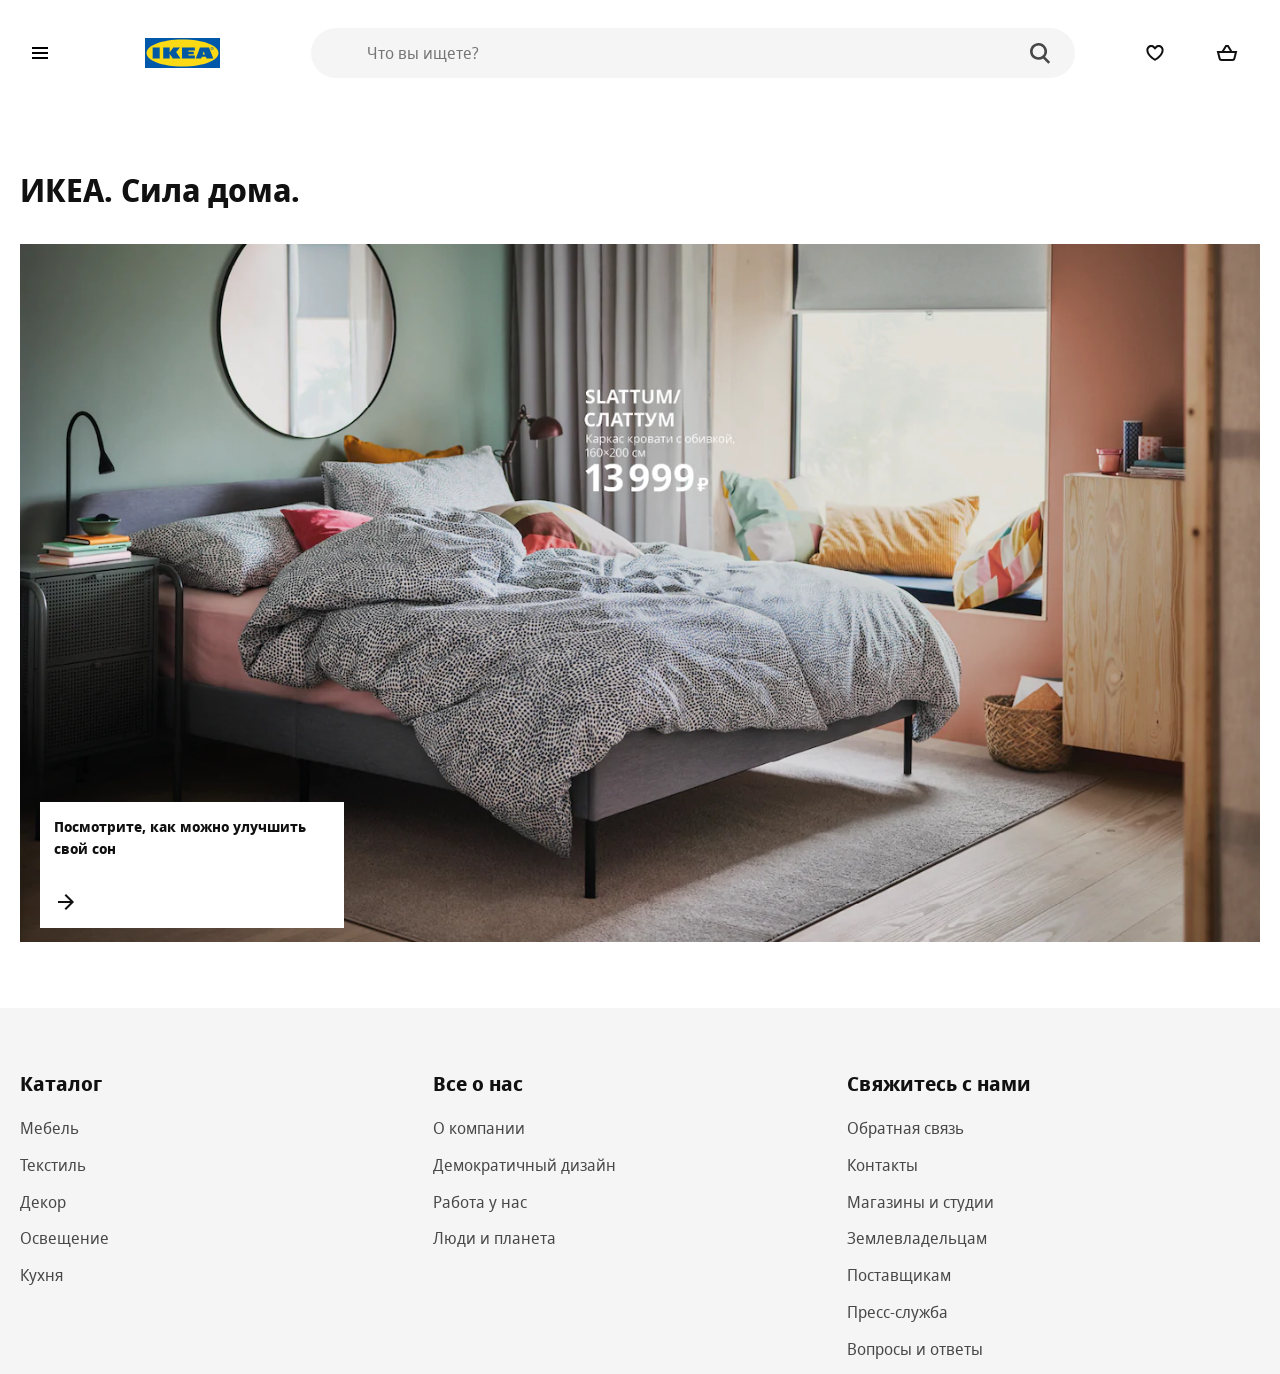
<file: index.html>
<!DOCTYPE html>
<html lang="en">
<head>
    <meta charset="UTF-8">
    <meta name="viewport"
          content="width=device-width, user-scalable=no, initial-scale=1.0, maximum-scale=1.0, minimum-scale=1.0">
    <meta http-equiv="X-UA-Compatible" content="ie=edge">
    <link rel="apple-touch-icon" sizes="180x180" href="favicon/apple-touch-icon.png">
    <link rel="icon" type="image/png" sizes="32x32" href="favicon/favicon-32x32.png">
    <link rel="icon" type="image/png" sizes="16x16" href="favicon/favicon-16x16.png">
    <link rel="mask-icon" href="favicon/safari-pinned-tab.svg" color="#0058ab">
    <meta name="msapplication-TileColor" content="#0058ab">
    <meta name="theme-color" content="#0058ab">
    <title>ИКЕА - официальный интернет-магазин мебели - IKEA</title>
    <link rel="stylesheet" href="styles/styles.css">

    <!-- <script src="script/generateHeader.js" defer></script>
    <script src="script/generateCatalog.js" defer></script>
    <script src="script/generateSubCatalog.js" defer></script>
    <script src="script/generateFooter.js" defer></script>
    <script src="script/main.js" defer></script> -->

    <script src="script/index.js" defer type="module"></script>
</head>

<body>

    <main>
        <div class="container">
            <h1 class="main-header">ИКЕА. Сила дома.</h1>
            <aside class="offer">
                <a href="card.html#idd059">
                    <picture>
                        <source srcset="image/b47e07ee97fd5f9bf030d258d462a945.webp" type="image/webp">
                        <img src="image/b47e07ee97fd5f9bf030d258d462a945.jpg" alt="СЛАТТУМ">
                    </picture>

                </a>
                <a class="offer-extra" href="goods.html?subcat=Кровати">
                    <p>Посмотрите, как можно улучшить свой сон</p>
                    <svg focusable="false" viewBox="0 0 24 24" class="offer-arrow" aria-hidden="true">
                        <path fill-rule="evenodd" clip-rule="evenodd"
                            d="M19.2937 12.7074L20.0008 12.0003L19.2938 11.2932L12.0008 3.99927L10.5865 5.41339L16.1727 11.0003H4V13.0003H16.1723L10.5855 18.5868L11.9996 20.0011L19.2937 12.7074Z"></path>
                    </svg>
                </a>
            </aside>
        </div>
    </main>

    <!-- <div class="overlay"></div> -->

</body>
</html>
</file>
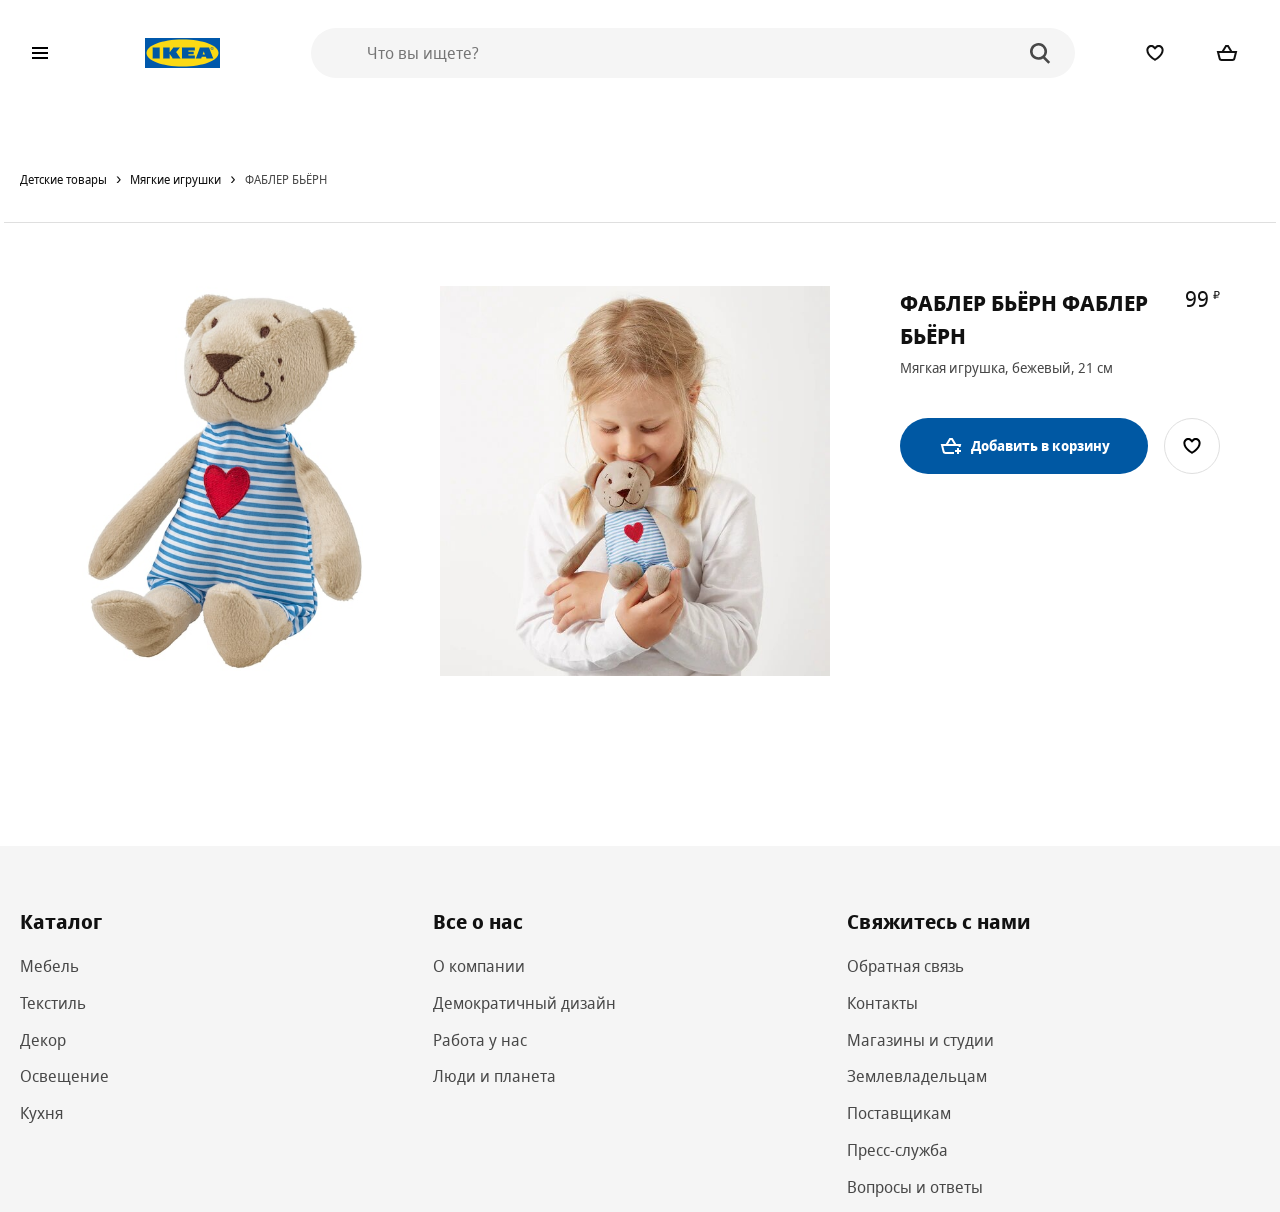
<file: card.html>
<!DOCTYPE html>
<html lang="en">
<head>
	<meta charset="UTF-8">
	<meta name="viewport" content="width=device-width, user-scalable=no, initial-scale=1.0, maximum-scale=1.0, minimum-scale=1.0">
	<meta http-equiv="X-UA-Compatible" content="ie=edge">
	<link rel="apple-touch-icon" sizes="180x180" href="favicon/apple-touch-icon.png">
	<link rel="icon" type="image/png" sizes="32x32" href="favicon/favicon-32x32.png">
	<link rel="icon" type="image/png" sizes="16x16" href="favicon/favicon-16x16.png">
	<link rel="mask-icon" href="favicon/safari-pinned-tab.svg" color="#0058ab">
	<meta name="msapplication-TileColor" content="#0058ab">
	<meta name="theme-color" content="#0058ab">
	<title>Детские игрушки - IKEA</title>
	<link rel="stylesheet" href="styles/styles.css">

    <script src="script/index.js" defer type="module"></script>
	
</head>
<body>
<main>
	<div class="container">
		<div class="breadcrumb">
			<nav role="navigation" aria-label="Breadcrumb" class="breadcrumb__nav">
				<ul class="breadcrumb__list">

					<li class="breadcrumb__list-item">
						<a href="goods.html?cat=Детские товары" class="breadcrumb__link"><span>Детские товары</span></a>
					</li>

					<li class="breadcrumb__list-item">
						<a href="goods.html?cat=Мягкие игрушки" class="breadcrumb__link"><span>Мягкие игрушки</span></a>
					</li>

					<li class="breadcrumb__list-item">
						<a href="#" class="breadcrumb__link"><span>ФАБЛЕР БЬЁРН</span></a>
					</li>

				</ul>
			</nav>
		</div>

		<div class="good wrapper">
			<div class="good-images">
				<div class="good-image__item">
					<img src="image/fabler-byorn-myagkaya-igrushka-bezhevyy__0710165_PE727396_S5.jpg" alt="">
				</div>
				<div class="good-image__item">
					<img src="image/fabler-byorn-myagkaya-igrushka-bezhevyy__0876865_PE611124_S5.jpg" alt="">
				</div>
			</div>
			<div class="good-item"> <!-- not-in-stock - нет в наличии-->
				<p class="good-item__new">Новинка</p>

				<div class="good-item__section">
					<div>
						<h2 class="good-item__header">ФАБЛЕР БЬЁРН ФАБЛЕР БЬЁРН</h2>
						<p class="good-item__description">Мягкая игрушка, бежевый, 21 см</p>

					</div>
					<p class="good-item__price">
						<span class="good-item__empty">Нет в наличии</span>
						<span class="good-item__price-value">99</span>
						<span class="good-item__currency">₽</span>
					</p>

				</div>
				<div class="good-item__buttons">
					<button type="button" class="btn btn-good" data-idd="idd001">
						<svg focusable="false" viewBox="0 0 24 24" class="btn-good-svg" aria-hidden="true">
							<path fill-rule="evenodd" clip-rule="evenodd" d="M10.4372 4H10.9993H12.0003H12.9996H13.5616L13.8538 4.48014L17.2112 9.99713H21H22.2806L21.9702 11.2396L21.5303 13H19.4688L19.7194 11.9971H4.28079L5.59143 17.2397C5.70272 17.6848 6.1027 17.9971 6.56157 17.9971H15V19.9971H6.56157C5.18496 19.9971 3.98502 19.0602 3.65114 17.7247L2.02987 11.2397L1.71924 9.99713H3.00002H6.78793L10.145 4.48017L10.4372 4ZM12.4375 6L14.87 9.99713H9.12911L11.5614 6H12.0003H12.4375ZM17.9961 16V14H19.9961V16H21.9961V18H19.9961V20H17.9961V18H15.9961V16H17.9961Z"></path>
						</svg>

						<span class="btn-good__label">Добавить в корзину</span>
					</button>
					<button type="button" class="btn btn-add-wishlist" data-idd="idd001">
						<svg focusable="false" viewBox="0 0 24 24" class="btn-add-wishlist__svg" aria-hidden="true">
							<path fill-rule="evenodd" clip-rule="evenodd" d="M12.336 5.52055C14.2336 3.62376 17.3096 3.62401 19.2069 5.52129C20.2067 6.52115 20.6796 7.85005 20.6259 9.15761C20.6151 12.2138 18.4184 14.8654 16.4892 16.6366C15.4926 17.5517 14.5004 18.2923 13.7593 18.8036C13.3879 19.0598 13.0771 19.2601 12.8574 19.3973C12.7475 19.466 12.6601 19.519 12.5992 19.5555C12.5687 19.5737 12.5448 19.5879 12.5279 19.5978L12.5079 19.6094L12.502 19.6129L12.5001 19.614C12.5001 19.614 12.4989 19.6147 11.9999 18.748C11.501 19.6147 11.5005 19.6144 11.5005 19.6144L11.4979 19.6129L11.4919 19.6094L11.472 19.5978C11.4551 19.5879 11.4312 19.5737 11.4007 19.5555C11.3397 19.519 11.2524 19.466 11.1425 19.3973C10.9227 19.2601 10.612 19.0598 10.2405 18.8036C9.49947 18.2923 8.50726 17.5517 7.51063 16.6366C5.58146 14.8654 3.38477 12.2139 3.37399 9.15765C3.32024 7.85008 3.79314 6.52117 4.79301 5.52129C6.69054 3.62376 9.76704 3.62376 11.6646 5.52129L11.9993 5.856L12.3353 5.52129L12.336 5.52055ZM11.9999 18.748L11.5005 19.6144L11.9999 19.9019L12.4989 19.6147L11.9999 18.748ZM11.9999 17.573C12.1727 17.462 12.384 17.3226 12.6236 17.1573C13.3125 16.6821 14.2267 15.9988 15.1366 15.1634C17.0157 13.4381 18.6259 11.2919 18.6259 9.13506V9.11213L18.627 9.08922C18.6626 8.31221 18.3844 7.52727 17.7926 6.9355C16.6762 5.81903 14.866 5.81902 13.7495 6.9355L13.7481 6.93689L11.9965 8.68166L10.2504 6.9355C9.13387 5.81903 7.3237 5.81903 6.20722 6.9355C5.61546 7.52727 5.33724 8.31221 5.3729 9.08922L5.37395 9.11213V9.13507C5.37395 11.2919 6.98418 13.4381 8.86325 15.1634C9.77312 15.9988 10.6874 16.6821 11.3762 17.1573C11.6159 17.3226 11.8271 17.462 11.9999 17.573Z"></path>
						</svg>
					</button>
				</div>

			</div>
		</div>


	</div>
</main>
</body>
</html>
</file>
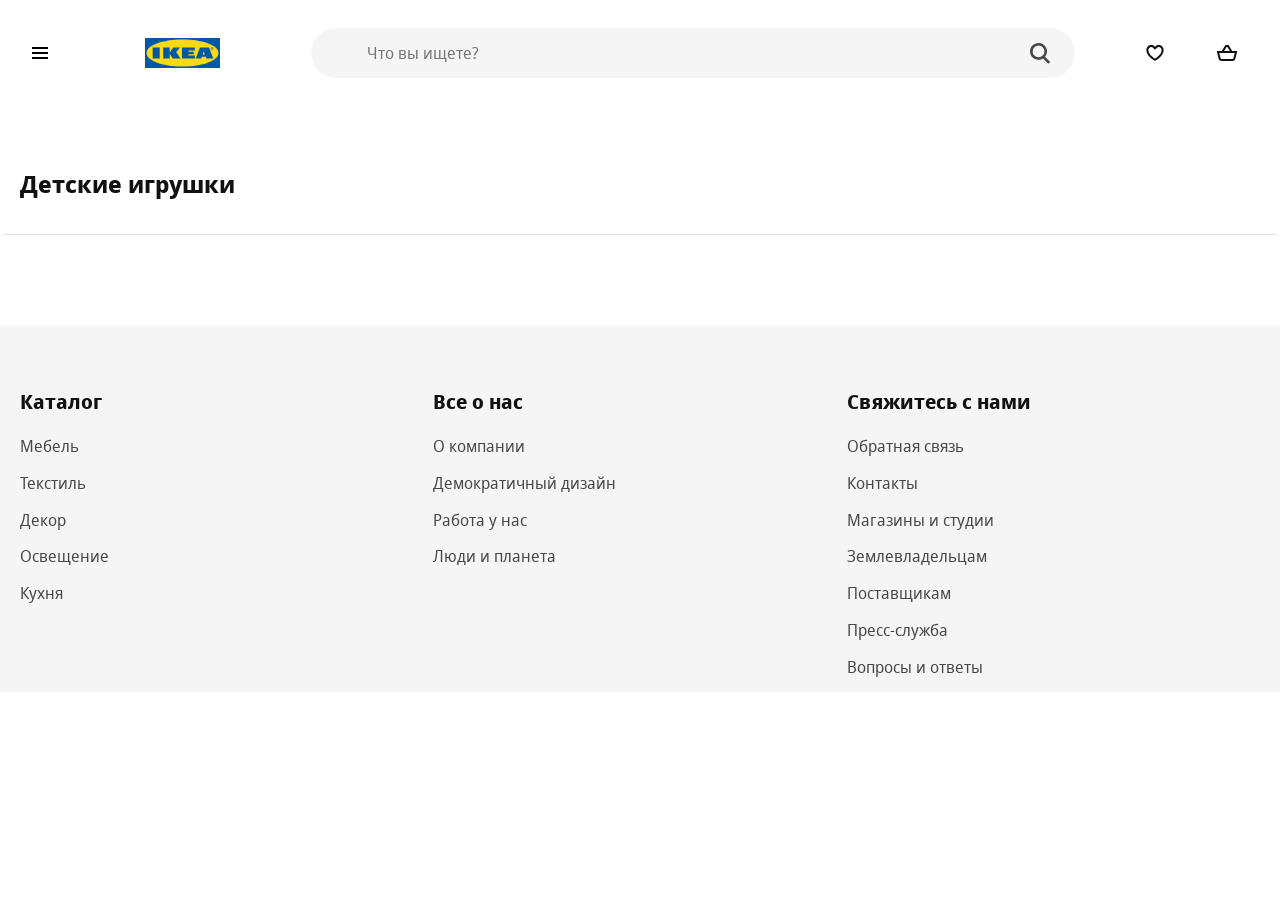
<file: goods.html>
<!DOCTYPE html>
<html lang="en">
<head>
	<meta charset="UTF-8">
	<meta name="viewport" content="width=device-width, user-scalable=no, initial-scale=1.0, maximum-scale=1.0, minimum-scale=1.0">
	<meta http-equiv="X-UA-Compatible" content="ie=edge">
	<link rel="apple-touch-icon" sizes="180x180" href="favicon/apple-touch-icon.png">
	<link rel="icon" type="image/png" sizes="32x32" href="favicon/favicon-32x32.png">
	<link rel="icon" type="image/png" sizes="16x16" href="favicon/favicon-16x16.png">
	<link rel="mask-icon" href="favicon/safari-pinned-tab.svg" color="#0058ab">
	<meta name="msapplication-TileColor" content="#0058ab">
	<meta name="theme-color" content="#0058ab">
	<title>Детские игрушки - IKEA</title>
	<link rel="stylesheet" href="styles/styles.css">
	
    <script src="script/index.js" defer type="module"></script>
	
</head>
<body>
<main>
	<div class="container">
		<h2 class="main-header">Детские игрушки</h2>
		<div class="goods wrapper">
			<ul class="goods-list">
			</ul>
		</div>
	</div>
</main>
</body>
</html>
</file>
<file: styles/styles.css>
/*
* Prefixed by https://autoprefixer.github.io
* PostCSS: v7.0.29,
* Autoprefixer: v9.7.6
* Browsers: last 4 version
*/

@font-face {
	font-family: 'Noto Sans';
	src: local('Noto Sans Display Regular'), local('NotoSansDisplay-Regular'), url('../fonts/Notosansdisplayregular.woff2') format('woff2'), url('../fonts/Notosansdisplayregular.woff') format('woff');
	font-weight: 400;
	font-style: normal;
}

@font-face {
	font-family: 'Noto Sans';
	src: local('Noto Sans Display Italic'), local('NotoSansDisplay-Italic'), url('../fonts/Notosansdisplayitalic.woff2') format('woff2'), url('../fonts/Notosansdisplayitalic.woff') format('woff');
	font-weight: 400;
	font-style: italic;
}

@font-face {
	font-family: 'Noto Sans';
	src: local('Noto Sans Display Bold'), local('NotoSansDisplay-Bold'), url('../fonts/Notosansdisplaybold.woff2') format('woff2'), url('../fonts/Notosansdisplaybold.woff') format('woff');
	font-weight: 700;
	font-style: normal;
}

@font-face {
	font-family: 'Noto Sans';
	src: local('Noto Sans Display Bold Italic'), local('NotoSansDisplay-BoldItalic'), url('../fonts/Notosansdisplaybolditalic.woff2') format('woff2'), url('../fonts/Notosansdisplaybolditalic.woff') format('woff');
	font-weight: 700;
	font-style: italic;
}

html {
	-webkit-box-sizing: border-box;
	box-sizing: border-box;
}

*,
*::before,
*::after {
	-webkit-box-sizing: inherit;
	box-sizing: inherit;
}

body {
	min-width: 320px;
	margin: 0;

	background-color: #fff; /*под проект*/
	font-family: Noto Sans, Arial, sans-serif; /*в "" свой шрифт под проект*/

	font-size: 16px;
	color: #111;
	line-height: 1.5;
	-webkit-font-smoothing: subpixel-antialiased;
}

button, input {
	font: inherit;
}

button {
	cursor: pointer;
}

img {
	max-width: 100%;
	width: 100%;
	height: auto;
}

a {
	text-decoration: none;
	color: inherit;
}

ul {
	list-style: none;
	padding: 0;
	margin: 0;
}

h1, h2, h3, p {
	padding: 0;
	margin: 0;
}

/* container */

.container {
	max-width: 100rem;
	margin: 0 auto;
	padding: 0 1.25rem;
}

.visually-hidden {
	position: absolute !important;
	clip: rect(1px 1px 1px 1px);
	clip: rect(1px, 1px, 1px, 1px);
	padding: 0 !important;
	border: 0 !important;
	height: 1px !important;
	width: 1px !important;
	overflow: hidden;
}

/* при работе с float */

.clearfix::after {
	content: "";
	display: table;
	clear: both;
}

header {
	margin-bottom: 3.75rem;
}

.header {
	display: -ms-grid;
	display: grid;
	grid-gap: 1.25rem;
	-ms-grid-columns: 2fr 1.25rem 2fr 1.25rem 16fr 1.25rem 1fr 1.25rem 1fr;
	grid-template-columns: 2fr 2fr 16fr 1fr 1fr;
	-webkit-box-align: center;
	-ms-flex-align: center;
	align-items: center;
	padding: 1.75rem 0;
}

footer {
	background-color: #f5f5f5;
	margin-top: 3.75rem;
	padding: 3.75rem 0 0 0;
}

.footer {
	display: -ms-grid;
	display: grid;
	-ms-grid-columns: 1fr 1fr 1fr;
	grid-template-columns: 1fr 1fr 1fr;
}

.main-header {
	margin-bottom: 1.875rem
}

.btn {
	background-color: transparent;
	outline: transparent;
	border-radius: 50%;
	width: 40px;
	height: 40px;
	display: -webkit-box;
	display: -ms-flexbox;
	display: flex;
	-webkit-box-align: center;
	-ms-flex-align: center;
	align-items: center;
	-webkit-box-pack: center;
	-ms-flex-pack: center;
	justify-content: center;
	border: 1px solid transparent;
}

.btn:hover {
	background-color: #f5f5f5;
	color: #111;
}

.svg-icon {
	fill: currentColor;
}

.logo {
	text-align: center;
	width: 75px;
	height: 30px;

}

.search {
	position: relative;
	-webkit-box-flex: 1;
	-ms-flex-positive: 1;
	flex-grow: 1;
	height: 50px;
	margin: 0 40px;
}

.search-input {
	-webkit-appearance: none;
	-moz-appearance: none;
	appearance: none;
	background-color: #f5f5f5;
	display: block;
	appearance: none;
	width: 100%;
	height: 100%;
	padding: .5rem 3.5rem;
	margin: 0 auto;
	line-height: 1.5;
	border: 0;
	border-radius: 50em;
	outline: 0;
	-webkit-box-shadow: none;
	box-shadow: none;
	-webkit-transition: background .2s;
	-o-transition: background .2s;
	transition: background .2s;
}

.search-btn {
	position: absolute;
	top: 0.9rem;
	right: 0.9rem;
	background-image: url("data:image/svg+xml;charset=utf-8,%3Csvg width='16' height='17' fill='%23484848' xmlns='http://www.w3.org/2000/svg'%3E%3Cpath fill-rule='evenodd' clip-rule='evenodd' d='M6.5 11a4.5 4.5 0 110-9 4.5 4.5 0 010 9zm4.968-.307a6.5 6.5 0 10-1.514 1.315l3.996 3.996 1.414-1.414-3.896-3.897z'/%3E%3C/svg%3E");
	background-repeat: no-repeat;
	background-size: contain;
	width: 2.5rem;
	height: 1.5rem;
	background-position: center;
}

.offer {
	position: relative;
}

.offer-extra {
	position: absolute;
	padding: .9rem;
	color: #111;
	left: 1.25rem;
	bottom: 1.25rem;
	display: -webkit-box;
	display: -ms-flexbox;
	display: flex;
	background: #fff;
	-webkit-box-orient: vertical;
	-webkit-box-direction: normal;
	-ms-flex-direction: column;
	flex-direction: column;
	-webkit-box-align: start;
	-ms-flex-align: start;
	align-items: flex-start;
	max-width: 19rem;
	min-width: 13rem;
	font-size: .9rem;
	line-height: 1.5;
	font-weight: bold;
	word-break: break-word;
}

.offer-arrow {
	display: inline-block;
	height: 1.5rem;
	width: 1.5rem;
	vertical-align: middle;
	fill: currentColor;
	margin-top: 1.875rem;

}


.footer-header {
	line-height: 2rem;
	font-size: 1.25rem;
	padding: 0 0 1rem 0;

}

.footer-list {
	margin-bottom: .8rem;
}

.footer-list > a {
	color: #484848;
}

.footer-list > a:hover {
	color: #111;
	text-decoration: underline;
}

.catalog {
	position: fixed;
	z-index: 999;
	top: 0;
	left: -100%;
	bottom: 0;
	background-color: #fff;
	overflow-y: auto;
	overflow-x: hidden;
	-webkit-transition: left 0.2s 0s;
	-o-transition: left 0.2s 0s;
	transition: left 0.2s 0s;
	width: 20rem;
	padding: 6rem 4rem 3rem;

}

.catalog.open {
	left: 0;
}

.catalog-btn {
	position: absolute;
	top: 3rem;
	left: 3rem;
}

.catalog-list__item,
.subcatalog-list__item {
	cursor: pointer;
	color: #111;


}

.catalog-list__item a,
.subcatalog-list__item a {
	text-decoration: underline;
	display: block;
}

.catalog-list__item a {
	padding: .5rem 1.5rem .5rem 0;
}

.subcatalog-list__item a {
	padding: .5rem 0;
}

.catalog-list__item:hover a,
.subcatalog-list__item:hover a {
	text-decoration: underline;
}

.catalog-list__item.active {
	background-repeat: no-repeat;
	background-position: right 0 center;
	background-image: url('data:image/svg+xml;utf8,<svg width="24" height="24" viewBox="0 0 24 24" fill="none" xmlns="http://www.w3.org/2000/svg"><path fill-rule="evenodd" clip-rule="evenodd" d="M15.5996 11.9999L9.81456 17.7857L8.40026 16.3716L12.7714 11.9999L8.40026 7.62823L9.81457 6.21411L15.5996 11.9999Z" fill="%23959595"/></svg>');
}

.subcatalog {
	position: fixed;
	z-index: 998;
	top: 0;
	left: -100%;
	bottom: 0;
	background-color: #fff;
	overflow-y: auto;
	overflow-x: hidden;
	-webkit-transition: left, right 0.2s 0s;
	-o-transition: left, right 0.2s 0s;
	transition: left, right 0.2s 0s;
	width: 25rem;
	padding: 6rem 4rem 3rem;
	border-left: 2px solid #ccc;
}

.subcatalog.subopen {
	left: 20rem;
	display: block;
}

.overlay {
	display: block;
	position: fixed;
	z-index: 899;
	top: 0;
	bottom: 0;
	right: 0;
	left: 0;
	background-color: black;
	-webkit-transition: all .2s ease;
	-o-transition: all .2s ease;
	transition: all .2s ease;
	opacity: 0;
	pointer-events: none;
}

.overlay.active {
	opacity: 0.25;
	pointer-events: all;
}


.wrapper {
	position: relative;
	margin-top: 4rem;
}

.wrapper:before {
	content: '';
	width: calc(100% + 2rem);
	display: block;
	position: absolute;
	top: -2rem;
	z-index: 99;
	margin: 0 -1rem;
	border-bottom: 1px solid #dfdfdf;
}

.good {
	display: -ms-grid;
	display: grid;
	-ms-grid-columns: minmax(0, 1fr) 1.25rem minmax(0, 1fr) 1.25rem minmax(0, 1fr) 1.25rem minmax(0, 1fr) 1.25rem minmax(0, 1fr) 1.25rem minmax(0, 1fr) 1.25rem minmax(0, 1fr) 1.25rem minmax(0, 1fr) 1.25rem minmax(0, 1fr) 1.25rem minmax(0, 1fr) 1.25rem minmax(0, 1fr) 1.25rem minmax(0, 1fr);
	grid-template-columns: repeat(12, minmax(0, 1fr));
	grid-column-gap: 1.25rem;
	padding-top: 2rem;
}

.good-images {
	display: -webkit-box;
	display: -ms-flexbox;
	display: flex;
	-ms-flex-wrap: wrap;
	flex-wrap: wrap;
	-ms-grid-column: 1;
	grid-column-start: 1;
	-ms-grid-column-span: 8;
	grid-column-end: 9;
	-ms-flex-pack: distribute;
	justify-content: space-around;


}

.good-image__item {
	width: calc(50% - 1.25rem);
	margin-left: .625rem;
	margin-right: .625rem;
	min-height: 500px;
}


.good-item {
	-ms-grid-column: 9;
	grid-column-start: 9;
	-ms-grid-column-span: 4;
	grid-column-end: 13;
	padding: 0 2.5rem;
}

.good-item__section {
	margin-bottom: 2.5rem;
}

.good-item__new {
	display: none;
}


.good-item__empty {
	display: none;
}

.not-in-stock .good-item__empty {
	display: block;
}

.not-in-stock .btn-good {
	display: none;
}

.good-item__header {
	font-size: 1.375rem;
	line-height: 1.5;
	font-weight: 700;
	text-transform: uppercase;
	margin-bottom: .3rem;
}

.good-item__description {
	line-height: 1.5;
	letter-spacing: 0;
	font-weight: 400;
	color: #484848;
	font-size: .875rem;
}

.good-item__price {
	white-space: nowrap;
	text-align: right;
}

.good-item__section {
	display: -webkit-box;
	display: -ms-flexbox;
	display: flex;
	-webkit-box-pack: justify;
	-ms-flex-pack: justify;
	justify-content: space-between;
}

.good-item__price-value {
	line-height: 1.1875;
	font-size: 1.375rem;
}

.good-item__currency {
	line-height: .9;
	font-size: .6875rem;
	vertical-align: text-top;
}

.not-in-stock .good-item__price-value,
.not-in-stock .good-item__currency {
	display: none;
}

.good-item__buttons {
	display: -webkit-box;
	display: -ms-flexbox;
	display: flex;
	-webkit-box-pack: justify;
	-ms-flex-pack: justify;
	justify-content: space-between;
	-webkit-box-align: center;
	-ms-flex-align: center;
	align-items: center;
	width: 100%;
}

.btn-good {
	margin-right: 1rem;
	-webkit-box-flex: 1;
	-ms-flex-positive: 1;
	flex-grow: 1;
	-ms-flex-negative: 1;
	flex-shrink: 1;
	position: relative;
	background: #0058a3;
	color: #fff;
	border-radius: 52px;
	padding: 0 2rem;
	display: -webkit-box;
	display: -ms-flexbox;
	display: flex;
	height: 3.5rem;
	-webkit-box-align: center;
	-ms-flex-align: center;
	align-items: center;
}

.btn-good-svg {
	margin-right: .5rem;
	vertical-align: top;
	-ms-flex-negative: 0;
	flex-shrink: 0;
	display: inline-block;
	height: 1.5rem;
	width: 1.5rem;
	fill: #fff;
}

.btn-good:hover {
	color: #0058a3;
}

.btn-good:hover .btn-good-svg {
	fill: #0058a3;
}

.btn-good__label {
	text-align: center;
	border: 0;
	font-weight: 700;
	font-size: .875rem;
	line-height: 1.42857;
}

.btn-add-wishlist {
	background: rgba(0, 0, 0, 0);
	color: #111;
	border-radius: 40px;
	padding: 0 .9375rem;
	border: 1px solid #dfdfdf;
	height: 3.5rem;
	width: 3.5rem;
	margin-left: auto;
}

.btn-add-wishlist__svg {
	height: 1.5rem;
	width: 1.5rem;

}

.btn-add-wishlist:hover .btn-add-wishlist__svg {
	fill: red;
}

.btn-add-wishlist.contains-wishlist .btn-add-wishlist__svg {
	fill: red;

}

.btn-add-wishlist:hover.contains-wishlist .btn-add-wishlist__svg {
	fill: black;
}


.goods-list {
	display: -ms-grid;
	display: grid;
	grid-gap: 1.25rem;
	grid-template-columns: repeat(4, 1fr);
}

.goods-list__item {
	margin-bottom: 2rem;
}


.goods-item {
	position: relative;
	display: -webkit-box;
	display: -ms-flexbox;
	display: flex;
	-webkit-box-orient: vertical;
	-webkit-box-direction: normal;
	-ms-flex-direction: column;
	flex-direction: column;
	-webkit-box-pack: justify;
	-ms-flex-pack: justify;
	justify-content: space-between;
	height: 100%;
}

.goods-item__img {
	height: 380px;
	display: table-cell;
	vertical-align: middle
}


.btn-add-card {
	position: absolute;
	opacity: 0;
	-webkit-transition: opacity 0.2s 0s;
	-o-transition: opacity 0.2s 0s;
	transition: opacity 0.2s 0s;
	right: 1rem;
	bottom: 0.5rem;
	background-color: rgb(0, 88, 163);
	border: 1px solid rgb(0, 88, 163);
	background-repeat: no-repeat;
	background-position: center;
	background-image: url("data:image/svg+xml;utf8,<svg width='24' height='24' xmlns='http://www.w3.org/2000/svg' viewBox='0 0 24 24'><path fill-rule='evenodd' clip-rule='evenodd' d='M10.4372 4H10.9993H12.0003H12.9996H13.5616L13.8538 4.48014L17.2112 9.99713H21H22.2806L21.9702 11.2396L21.5303 13H19.4688L19.7194 11.9971H4.28079L5.59143 17.2397C5.70272 17.6848 6.1027 17.9971 6.56157 17.9971H15V19.9971H6.56157C5.18496 19.9971 3.98502 19.0602 3.65114 17.7247L2.02987 11.2397L1.71924 9.99713H3.00002H6.78793L10.145 4.48017L10.4372 4ZM12.4375 6L14.87 9.99713H9.12911L11.5614 6H12.0003H12.4375ZM17.9961 16V14H19.9961V16H21.9961V18H19.9961V20H17.9961V18H15.9961V16H17.9961Z' fill='white' /></svg>");
}

.btn-add-card:hover {
	background-color: rgb(255, 255, 255);
	background-image: url("data:image/svg+xml;utf8,<svg width='24' height='24' xmlns='http://www.w3.org/2000/svg' viewBox='0 0 24 24'><path fill-rule='evenodd' clip-rule='evenodd' d='M10.4372 4H10.9993H12.0003H12.9996H13.5616L13.8538 4.48014L17.2112 9.99713H21H22.2806L21.9702 11.2396L21.5303 13H19.4688L19.7194 11.9971H4.28079L5.59143 17.2397C5.70272 17.6848 6.1027 17.9971 6.56157 17.9971H15V19.9971H6.56157C5.18496 19.9971 3.98502 19.0602 3.65114 17.7247L2.02987 11.2397L1.71924 9.99713H3.00002H6.78793L10.145 4.48017L10.4372 4ZM12.4375 6L14.87 9.99713H9.12911L11.5614 6H12.0003H12.4375ZM17.9961 16V14H19.9961V16H21.9961V18H19.9961V20H17.9961V18H15.9961V16H17.9961Z' fill='rgb(0, 88, 163)' /></svg>");

}

.goods-item:hover .btn-add-card {
	opacity: 1;
}

.goods-item__header {
	margin-top: auto;
	margin-bottom: 1rem;
}

.goods-item__new {
	line-height: 1.42857;
	color: #ca5008;
	font-weight: 700;
	font-size: 0.8rem;
}

.goods-item__link {
	display: block;
	height: 100%;
}

.goods-item__description {
	margin-bottom: 1rem;
	font-size: .875rem;
	line-height: 1.42857;
}

.goods-item__price {
	min-height: calc(40px + 0.5rem);
	padding-bottom: 0.5rem;
	font-weight: 700;
}

.goods-item__price-value {
	font-size: 1.375rem;
}

.goods-item__currency {
	line-height: .9;
	font-size: .6875rem;
	vertical-align: text-top;
}


.breadcrumb__list-item {
	display: inline;
}

.breadcrumb__list-item:after {
	content: "\0203A";
	display: inline;
	margin: 0 .3125rem;
	font-size: 1rem;
	line-height: 1.125;
}

.breadcrumb__list-item:last-child:after {
	content: "";
}

.breadcrumb__link {
	font-size: .75rem;
	line-height: 1.5;
	font-weight: 400;
	vertical-align: middle;
}

.breadcrumb__list-item:last-child .breadcrumb__link {
	color: #484848;
	pointer-events: none;
	cursor: auto;
}

.cart-wrapper {
	max-width: 768px;
}

.cart-header {
	text-align: center;
}

.product {
	display: -ms-grid;
	display: grid;
	-ms-grid-columns: 152px 4fr 6fr;
	grid-template-columns: 152px 4fr 6fr;
	-ms-grid-rows: auto;
	grid-template-rows: auto;
	font-size: .81rem;
	line-height: 1.385;
}

.product > *:nth-child(1) {
	-ms-grid-row: 1;
	-ms-grid-column: 1;
}

.product > *:nth-child(2) {
	-ms-grid-row: 1;
	-ms-grid-column: 2;
}

.product > *:nth-child(3) {
	-ms-grid-row: 1;
	-ms-grid-column: 3;
}

.product__image-container {
	-ms-grid-column: 1;
	grid-column: 1;
	-ms-grid-row: 1;
	-ms-grid-row-span: 2;
	grid-row: 1/3;
	padding-right: 1rem;
}

.product__description {
	-ms-grid-column: 2;
	grid-column: 2;
	-ms-grid-row: 1;
	grid-row: 1;
}

.product__name {
	font-size: 1.2rem;
	margin-bottom: .5rem;
	font-weight: 700;
	text-transform: uppercase;
	word-break: break-word;
}

.product__prices {
	-ms-grid-column: 3;
	grid-column: 3;
	-ms-grid-row: 1;
	grid-row: 1;
	text-align: right;
	padding-top: 0;
}

.product__controls {
	-ms-grid-column: 3;
	grid-column: 3;
	-ms-grid-row: 2;
	grid-row: 2;
	margin-top: .5rem;
	display: -webkit-box;
	display: -ms-flexbox;
	display: flex;
	-webkit-box-pack: end;
	-ms-flex-pack: end;
	justify-content: flex-end;
}

.btn-remove {
	color: #444;
	border-color: #666;
	border-radius: unset;
}

.product__total {
	font-weight: 700;
	font-size: 1.06rem;
	line-height: 1.2;
}

.product-controls__remove {
	width: 12.5%;
}

.product-controls__quantity {
	width: 25%;
	margin-left: .5rem;
}

.cart-header {
	margin-bottom: 3rem;
}

.cart-item {
	margin-bottom: 2rem;
}

.cart-total {
	display: -webkit-box;
	display: -ms-flexbox;
	display: flex;
	-webkit-box-pack: justify;
	-ms-flex-pack: justify;
	justify-content: space-between;
	padding: .35rem 0;
	font-weight: 700;
	font-size: 14px;
	text-align: initial;
	border: dashed #cacaca;
	border-width: 1px 0;
}

.cart-checkout {
	color: #ffffff;
	padding: 12px 62px;
	background-color: #3a6e9f;
	border: none;
	display: block;
	margin: 1rem auto;
}

.cart-form {
	margin: 1rem 0;
	text-align: center;
}

.cart-form label {
	display: block;
	margin: 1rem;
}

select {
	width: 100%;
	max-width: 352px;
	height: 40px;
	margin: 0;
	padding: 0 10px;
	border: 1px solid #666;
	border-radius: 2px;
	background: #fff url(../image/chevron-down-thin-24.1667eab2.svg) no-repeat right 8px center/1.5rem;
	-webkit-appearance: none;
	-moz-appearance: none;
	appearance: none;
	font-size: 1rem;
	line-height: 1.15;
	font-family: inherit;
	text-transform: none;
}

@media (max-width: 1200px) {
	.goods-list {
		grid-template-columns: repeat(3, 1fr);
	}
}

@media (max-width: 768px) {
	.goods-list {
		grid-template-columns: repeat(2, 1fr);
	}

	.header {
		-ms-grid-columns: 1fr 1.25rem 4fr 1.25rem 1fr 1.25rem 1fr;
		grid-template-columns: 1fr 4fr 1fr 1fr;
		-ms-grid-rows: auto 1.25rem auto 1.25rem auto;
		grid-template-areas: "burger logo wishlist cart" "main main . sidebar" "footer footer footer footer";
	}

	.btn-burger {
		grid-area: burger;
	}

	.logo {
		grid-area: logo;
	}

	.btn-wishlist {
		grid-area: wishlist;
	}

	.btn-cart {
		grid-area: cart;
	}

	.search {
		grid-area: search;
		-ms-grid-row: 2;
		grid-row: 2;
		-ms-grid-column-span: 5;
		grid-column-end: 6;
		-ms-grid-column: 1;
		grid-column-start: 1;
		margin: 0;
	}

	.footer {
		-ms-grid-rows: auto;
		grid-template-rows: auto;
		-webkit-box-pack: center;
		-ms-flex-pack: center;
		justify-content: center;
		grid-template-areas: "catalog" "about" "connection";
		-ms-grid-columns: 300px;
		grid-template-columns: 300px

	}

	.footer-catalog {
		grid-area: catalog;
		margin-bottom: 50px;
	}

	.footer-about {
		grid-area: about;
		margin-bottom: 50px;
	}

	.footer-connection {
		grid-area: connection;
		margin-bottom: 50px;
	}

	.catalog {
		width: 50%;
	}

	.subcatalog {
		width: 50%;
		left: auto;
		right: -100%;
	}

	.subcatalog.subopen {
		right: 0;
		left: auto;
	}
}

@media (max-width: 768px) {

	.footer-catalog {
		-ms-grid-row: 1;
		-ms-grid-column: 1

	}

	.footer-about {
		-ms-grid-row: 2;
		-ms-grid-column: 1

	}

	.footer-connection {
		-ms-grid-row: 3;
		-ms-grid-column: 1

	}
}

@media (max-width: 768px) {

	.btn-burger {
		-ms-grid-row: 1;
		-ms-grid-column: 1;
	}

	.logo {
		-ms-grid-row: 1;
		-ms-grid-column: 3;
	}

	.btn-wishlist {
		-ms-grid-row: 1;
		-ms-grid-column: 5;
	}

	.btn-cart {
		-ms-grid-row: 1;
		-ms-grid-column: 7;
	}
}

@media (max-width: 576px) {
	.goods-list {
		-ms-grid-columns: 1fr;
		grid-template-columns: 1fr;
	}

	.catalog {
		width: 100%;
	}

	.subcatalog {
		z-index: 999;
		width: 100%;
	}

	.subcatalog.subopen {
		right: 0;
	}
}
</file>
